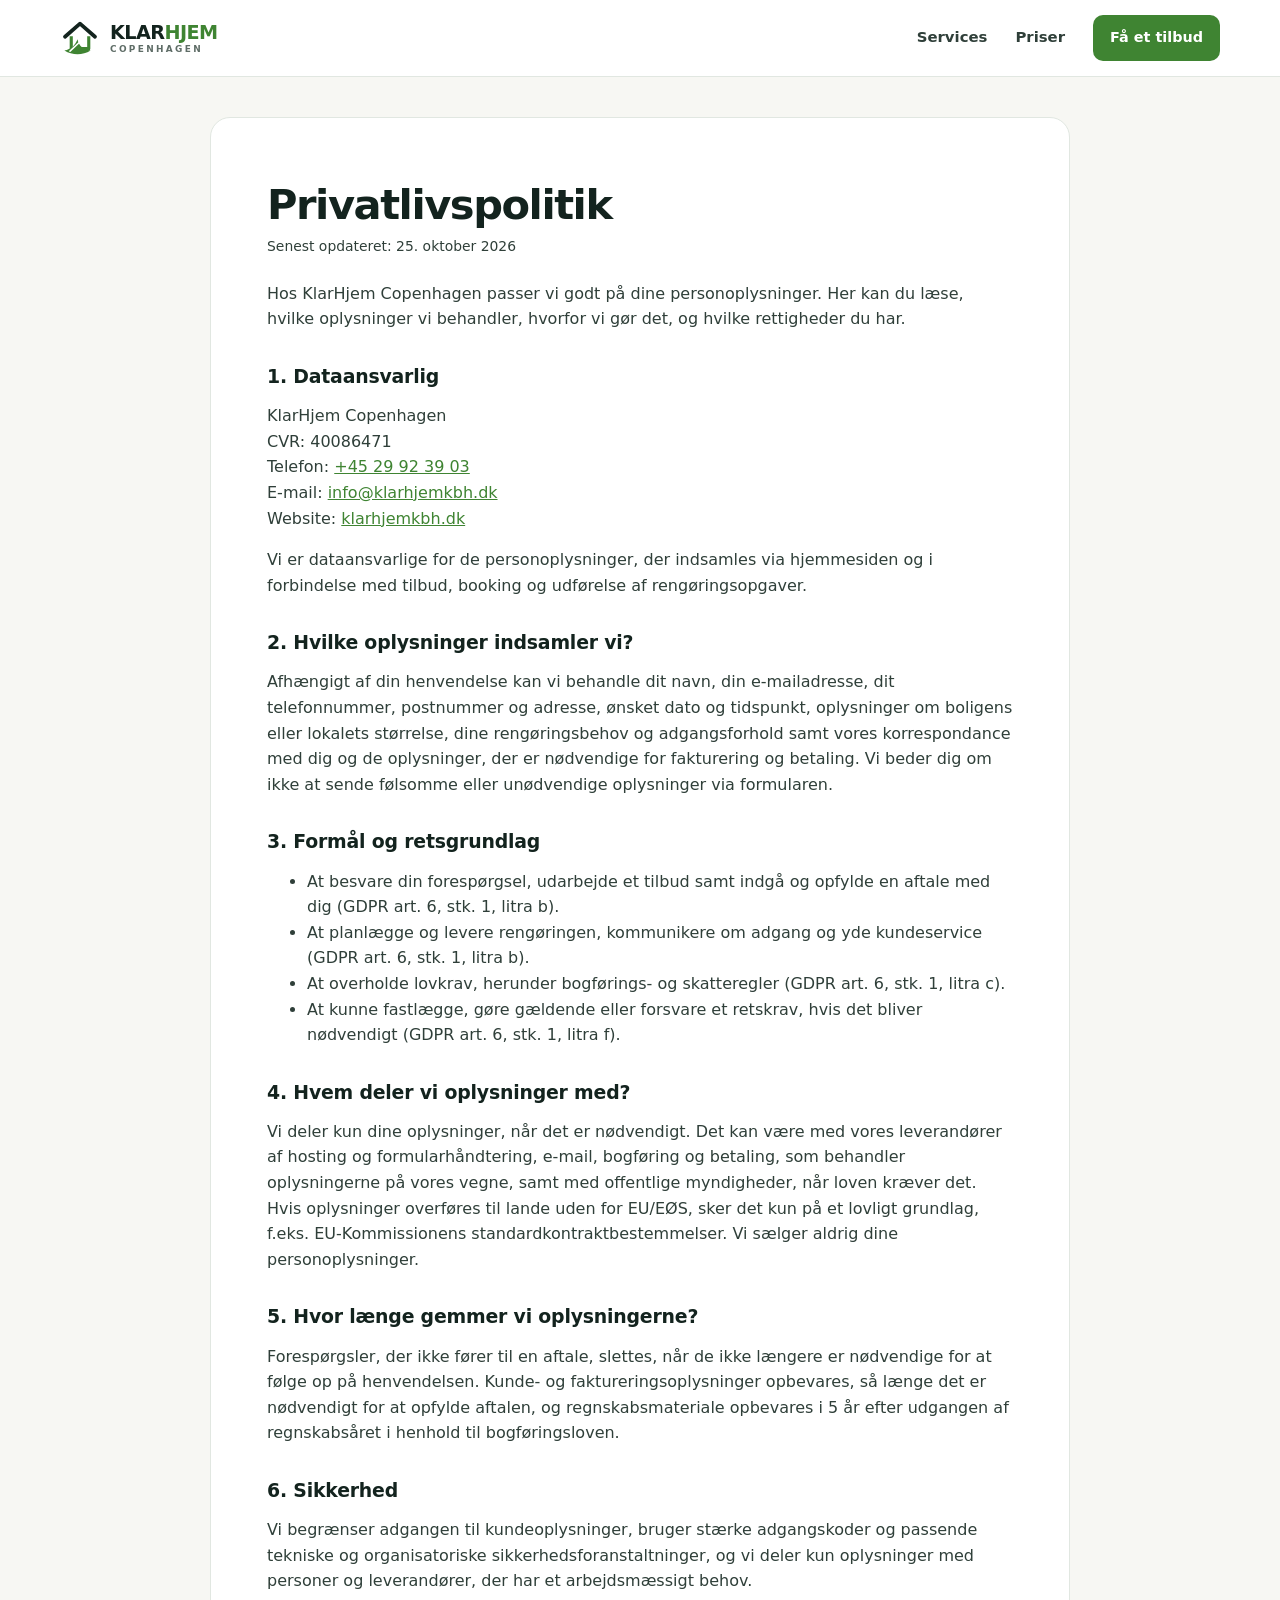
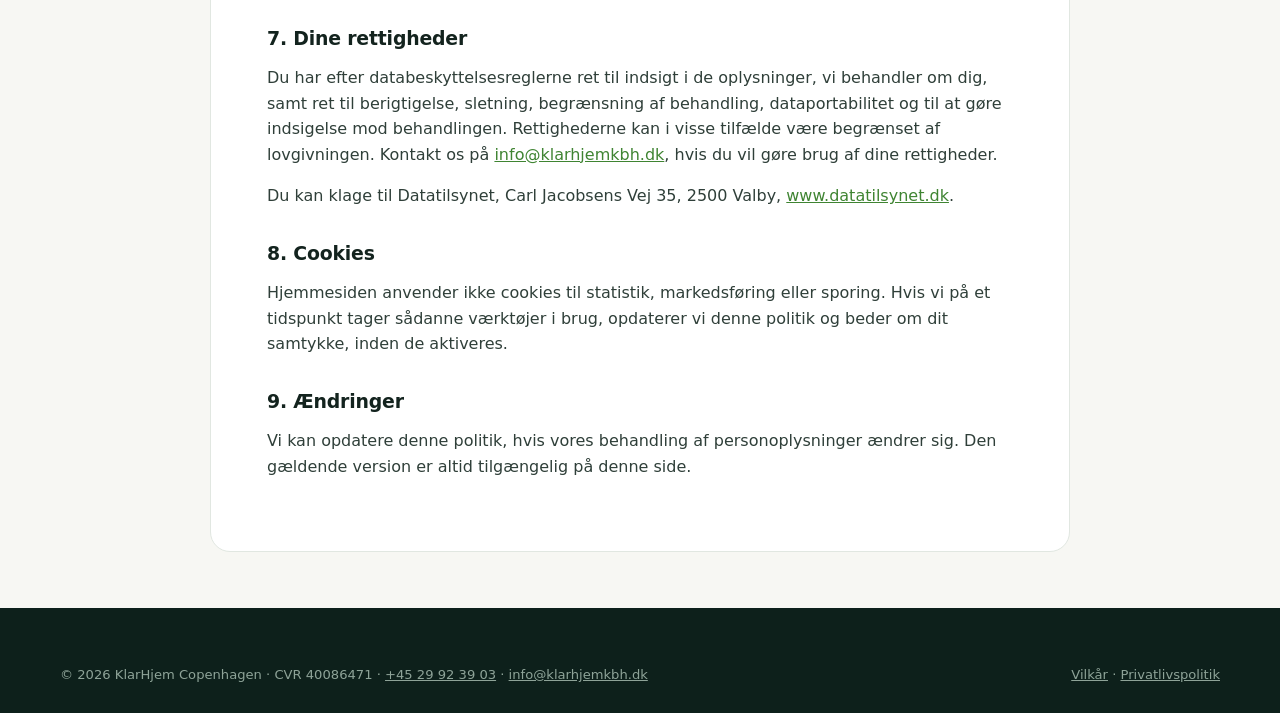
<file: privacy.html>
<!doctype html>
<html lang="da">
<head>
<meta charset="utf-8">
<meta name="viewport" content="width=device-width, initial-scale=1">
<title>Privatlivspolitik | KlarHjem Copenhagen</title>
<meta name="description" content="Læs hvordan KlarHjem Copenhagen behandler og beskytter dine personoplysninger.">
<link rel="canonical" href="https://klarhjemkbh.dk/privacy">
<meta name="theme-color" content="#0d201b">
<link rel="icon" href="/logo-icon.svg" type="image/svg+xml">
<link rel="stylesheet" href="/styles.css">
</head>
<body>
<header class="site-header"><div class="wrap nav">
<a class="brand" href="/" aria-label="KlarHjem Copenhagen – forside">
<svg class="logo" viewBox="0 0 64 64" aria-hidden="true"><path d="M8 30 32 9l24 21" fill="none" stroke="#13231e" stroke-width="6" stroke-linecap="round" stroke-linejoin="round"/><path d="M18 29v20h28V29" fill="none" stroke="#3f8432" stroke-width="5" stroke-linejoin="round"/><path d="M7 52c11-2 17-8 21-18 2 11 10 17 21 18-13 8-29 8-42 0Z" fill="#3f8432"/><path d="M16 53 32 38" stroke="#fff" stroke-width="2.5" stroke-linecap="round"/></svg>
<span>KLAR<span class="hl">HJEM</span><small>COPENHAGEN</small></span></a>
<nav class="navlinks" aria-label="Hovedmenu"><a href="/#services">Services</a><a href="/#prices">Priser</a><a class="btn small" href="/#booking">Få et tilbud</a></nav>
</div></header>
<main class="wrap page" id="main">
<h1>Privatlivspolitik</h1>
<p class="meta">Senest opdateret: 25. oktober 2026</p>
<p>Hos KlarHjem Copenhagen passer vi godt på dine personoplysninger. Her kan du læse, hvilke oplysninger vi behandler, hvorfor vi gør det, og hvilke rettigheder du har.</p>
<h2>1. Dataansvarlig</h2>
<p>KlarHjem Copenhagen<br>CVR: 40086471<br>Telefon: <a href="tel:+4529923903">+45 29 92 39 03</a><br>E-mail: <a href="mailto:info@klarhjemkbh.dk">info@klarhjemkbh.dk</a><br>Website: <a href="https://klarhjemkbh.dk">klarhjemkbh.dk</a></p>
<p>Vi er dataansvarlige for de personoplysninger, der indsamles via hjemmesiden og i forbindelse med tilbud, booking og udførelse af rengøringsopgaver.</p>
<h2>2. Hvilke oplysninger indsamler vi?</h2>
<p>Afhængigt af din henvendelse kan vi behandle dit navn, din e-mailadresse, dit telefonnummer, postnummer og adresse, ønsket dato og tidspunkt, oplysninger om boligens eller lokalets størrelse, dine rengøringsbehov og adgangsforhold samt vores korrespondance med dig og de oplysninger, der er nødvendige for fakturering og betaling. Vi beder dig om ikke at sende følsomme eller unødvendige oplysninger via formularen.</p>
<h2>3. Formål og retsgrundlag</h2>
<ul>
<li>At besvare din forespørgsel, udarbejde et tilbud samt indgå og opfylde en aftale med dig (GDPR art. 6, stk. 1, litra b).</li>
<li>At planlægge og levere rengøringen, kommunikere om adgang og yde kundeservice (GDPR art. 6, stk. 1, litra b).</li>
<li>At overholde lovkrav, herunder bogførings- og skatteregler (GDPR art. 6, stk. 1, litra c).</li>
<li>At kunne fastlægge, gøre gældende eller forsvare et retskrav, hvis det bliver nødvendigt (GDPR art. 6, stk. 1, litra f).</li>
</ul>
<h2>4. Hvem deler vi oplysninger med?</h2>
<p>Vi deler kun dine oplysninger, når det er nødvendigt. Det kan være med vores leverandører af hosting og formularhåndtering, e-mail, bogføring og betaling, som behandler oplysningerne på vores vegne, samt med offentlige myndigheder, når loven kræver det. Hvis oplysninger overføres til lande uden for EU/EØS, sker det kun på et lovligt grundlag, f.eks. EU-Kommissionens standardkontraktbestemmelser. Vi sælger aldrig dine personoplysninger.</p>
<h2>5. Hvor længe gemmer vi oplysningerne?</h2>
<p>Forespørgsler, der ikke fører til en aftale, slettes, når de ikke længere er nødvendige for at følge op på henvendelsen. Kunde- og faktureringsoplysninger opbevares, så længe det er nødvendigt for at opfylde aftalen, og regnskabsmateriale opbevares i 5 år efter udgangen af regnskabsåret i henhold til bogføringsloven.</p>
<h2>6. Sikkerhed</h2>
<p>Vi begrænser adgangen til kundeoplysninger, bruger stærke adgangskoder og passende tekniske og organisatoriske sikkerhedsforanstaltninger, og vi deler kun oplysninger med personer og leverandører, der har et arbejdsmæssigt behov.</p>
<h2>7. Dine rettigheder</h2>
<p>Du har efter databeskyttelsesreglerne ret til indsigt i de oplysninger, vi behandler om dig, samt ret til berigtigelse, sletning, begrænsning af behandling, dataportabilitet og til at gøre indsigelse mod behandlingen. Rettighederne kan i visse tilfælde være begrænset af lovgivningen. Kontakt os på <a href="mailto:info@klarhjemkbh.dk">info@klarhjemkbh.dk</a>, hvis du vil gøre brug af dine rettigheder.</p>
<p>Du kan klage til Datatilsynet, Carl Jacobsens Vej 35, 2500 Valby, <a href="https://www.datatilsynet.dk" rel="noopener">www.datatilsynet.dk</a>.</p>
<h2>8. Cookies</h2>
<p>Hjemmesiden anvender ikke cookies til statistik, markedsføring eller sporing. Hvis vi på et tidspunkt tager sådanne værktøjer i brug, opdaterer vi denne politik og beder om dit samtykke, inden de aktiveres.</p>
<h2>9. Ændringer</h2>
<p>Vi kan opdatere denne politik, hvis vores behandling af personoplysninger ændrer sig. Den gældende version er altid tilgængelig på denne side.</p>
</main>
<footer class="site-footer"><div class="wrap">
<div class="footer-bottom" style="margin-top:0;border-top:0;padding-top:0"><span>© 2026 KlarHjem Copenhagen · CVR 40086471 · <a href="tel:+4529923903" style="color:inherit">+45 29 92 39 03</a> · <a href="mailto:info@klarhjemkbh.dk" style="color:inherit">info@klarhjemkbh.dk</a></span><span><a href="/terms.html" style="color:inherit">Vilkår</a> · <a href="/privacy.html" style="color:inherit">Privatlivspolitik</a></span></div>
</div></footer>
</body>
</html>
</file>
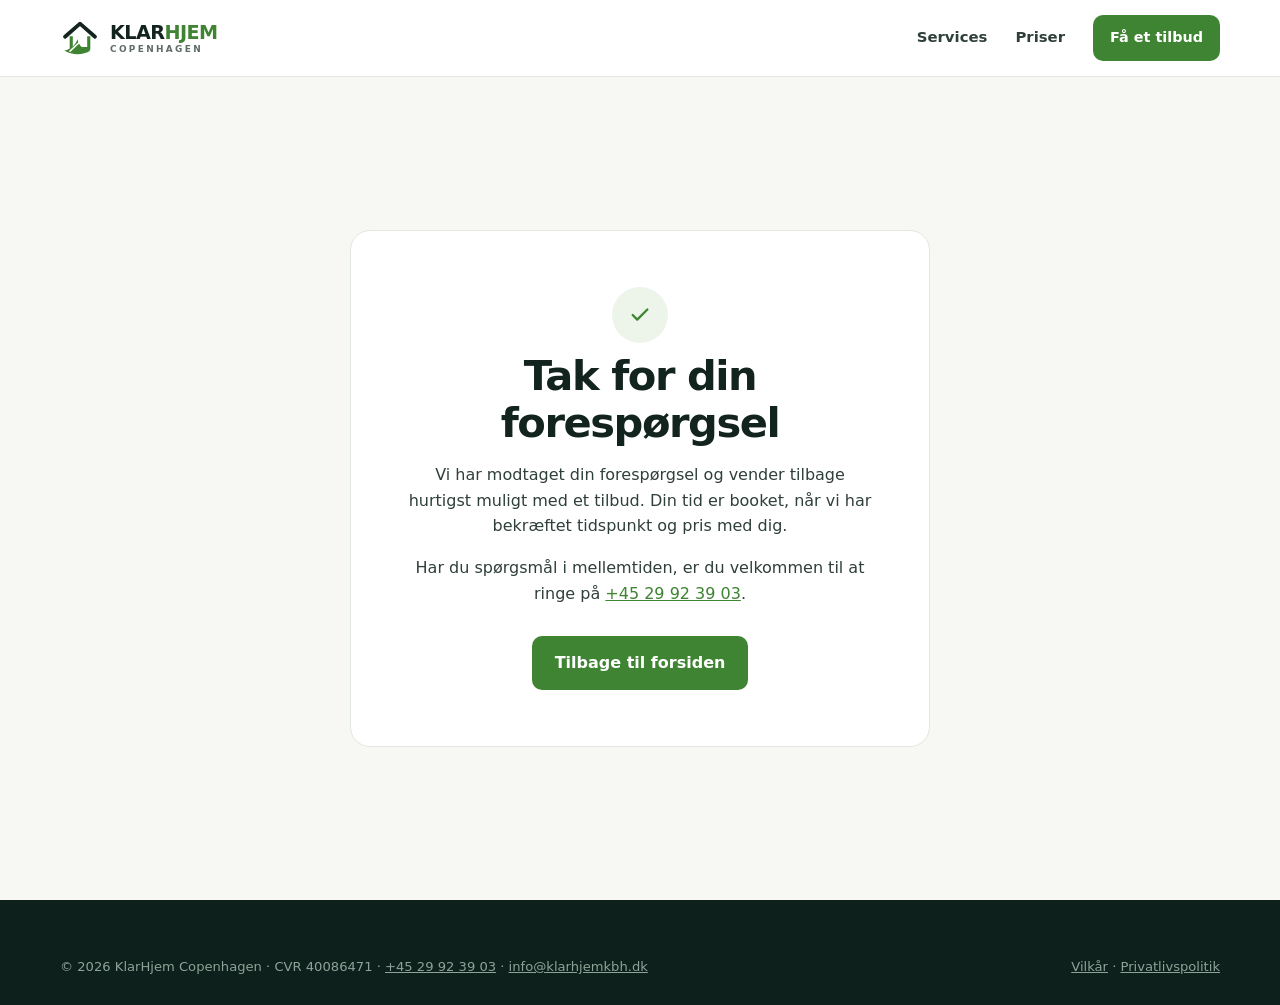
<file: tak.html>
<!doctype html>
<html lang="da">
<head>
<meta charset="utf-8">
<meta name="viewport" content="width=device-width, initial-scale=1">
<title>Tak for din forespørgsel | KlarHjem Copenhagen</title>
<meta name="robots" content="noindex">
<meta name="theme-color" content="#0d201b">
<link rel="icon" href="/logo-icon.svg" type="image/svg+xml">
<link rel="stylesheet" href="/styles.css">
</head>
<body>
<header class="site-header"><div class="wrap nav">
<a class="brand" href="/" aria-label="KlarHjem Copenhagen – forside">
<svg class="logo" viewBox="0 0 64 64" aria-hidden="true"><path d="M8 30 32 9l24 21" fill="none" stroke="#13231e" stroke-width="6" stroke-linecap="round" stroke-linejoin="round"/><path d="M18 29v20h28V29" fill="none" stroke="#3f8432" stroke-width="5" stroke-linejoin="round"/><path d="M7 52c11-2 17-8 21-18 2 11 10 17 21 18-13 8-29 8-42 0Z" fill="#3f8432"/><path d="M16 53 32 38" stroke="#fff" stroke-width="2.5" stroke-linecap="round"/></svg>
<span>KLAR<span class="hl">HJEM</span><small>COPENHAGEN</small></span></a>
<nav class="navlinks" aria-label="Hovedmenu"><a href="/#services">Services</a><a href="/#prices">Priser</a><a class="btn small" href="/#booking">Få et tilbud</a></nav>
</div></header>
<main class="wrap center-page" id="main"><div class="page">
<div class="icon"><svg viewBox="0 0 24 24" fill="none" stroke="currentColor" stroke-width="2.5" stroke-linecap="round" stroke-linejoin="round" aria-hidden="true"><path d="M20 6 9 17l-5-5"/></svg></div>
<h1>Tak for din forespørgsel</h1>
<p>Vi har modtaget din forespørgsel og vender tilbage hurtigst muligt med et tilbud. Din tid er booket, når vi har bekræftet tidspunkt og pris med dig.</p>
<p>Har du spørgsmål i mellemtiden, er du velkommen til at ringe på <a href="tel:+4529923903">+45 29 92 39 03</a>.</p>
<a class="btn" href="/">Tilbage til forsiden</a>
</div></main>
<footer class="site-footer"><div class="wrap">
<div class="footer-bottom" style="margin-top:0;border-top:0;padding-top:0"><span>© 2026 KlarHjem Copenhagen · CVR 40086471 · <a href="tel:+4529923903" style="color:inherit">+45 29 92 39 03</a> · <a href="mailto:info@klarhjemkbh.dk" style="color:inherit">info@klarhjemkbh.dk</a></span><span><a href="/terms.html" style="color:inherit">Vilkår</a> · <a href="/privacy.html" style="color:inherit">Privatlivspolitik</a></span></div>
</div></footer>
</body>
</html>
</file>
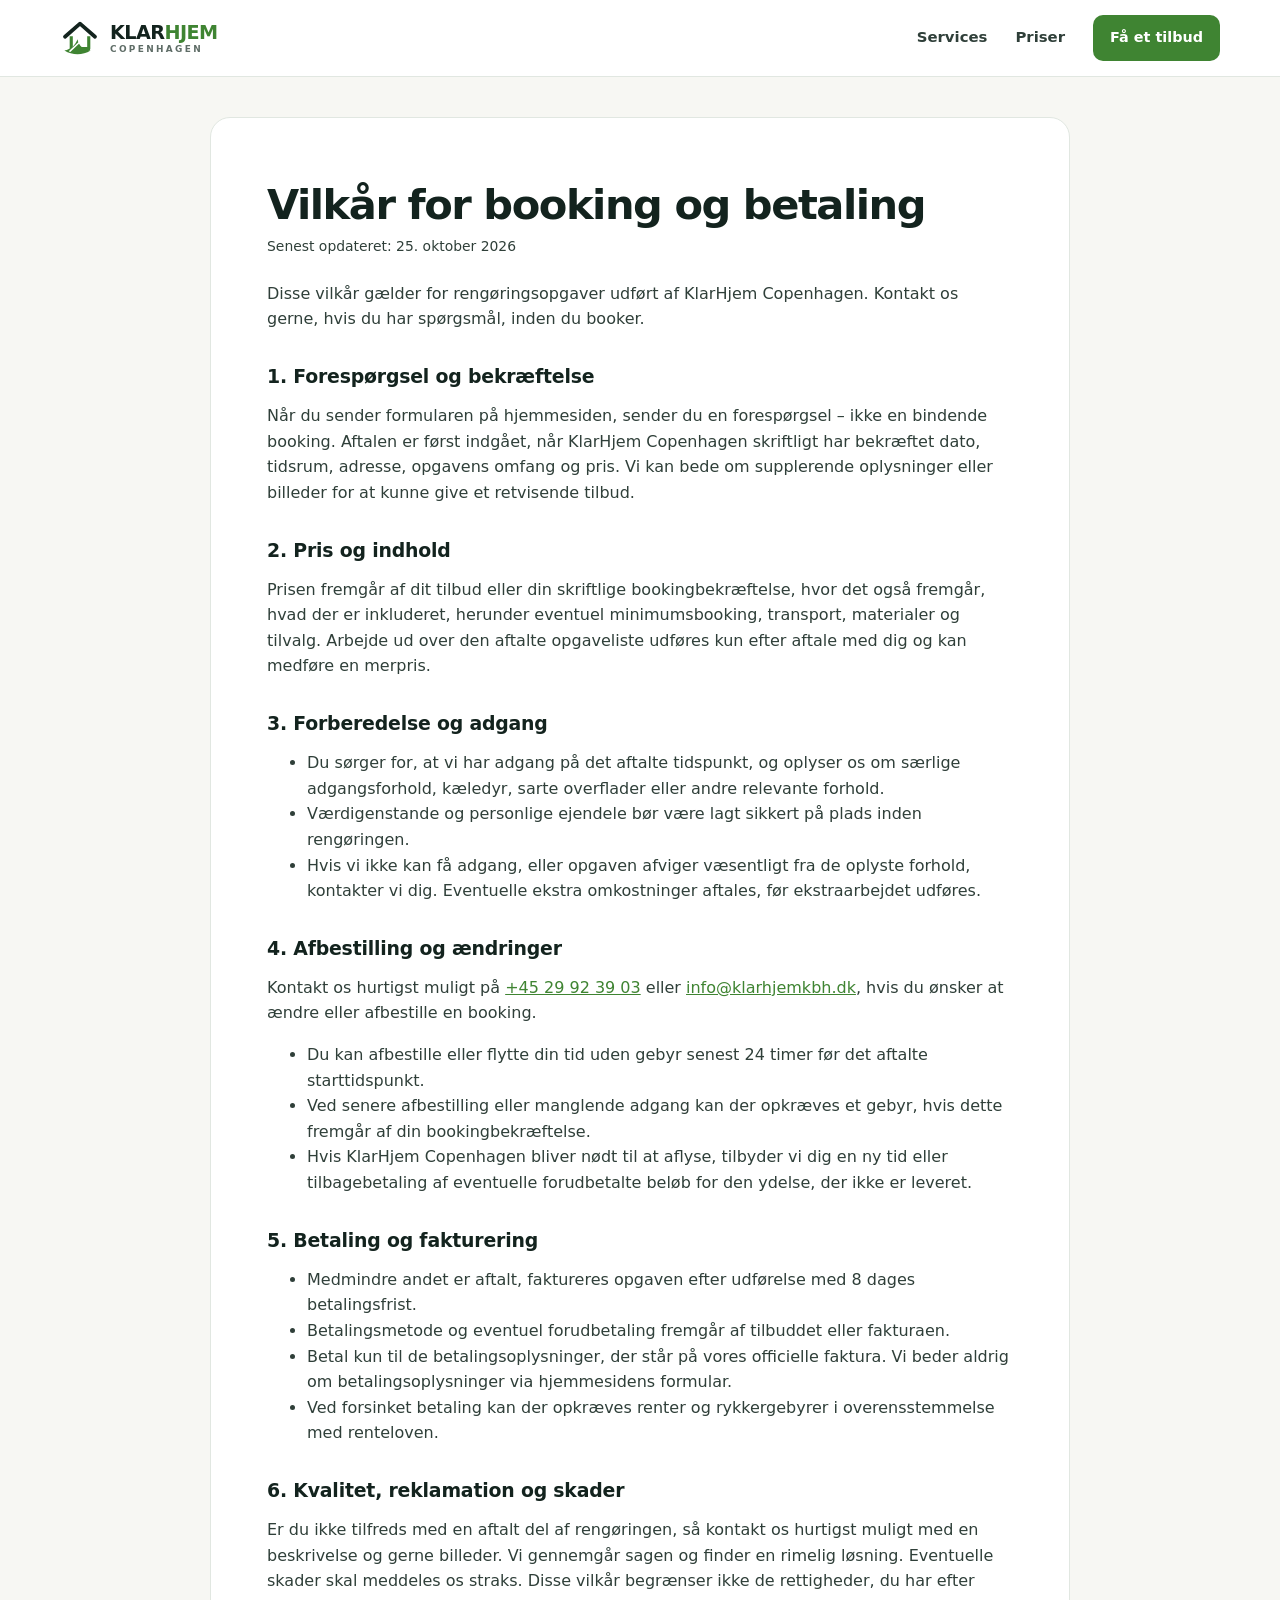
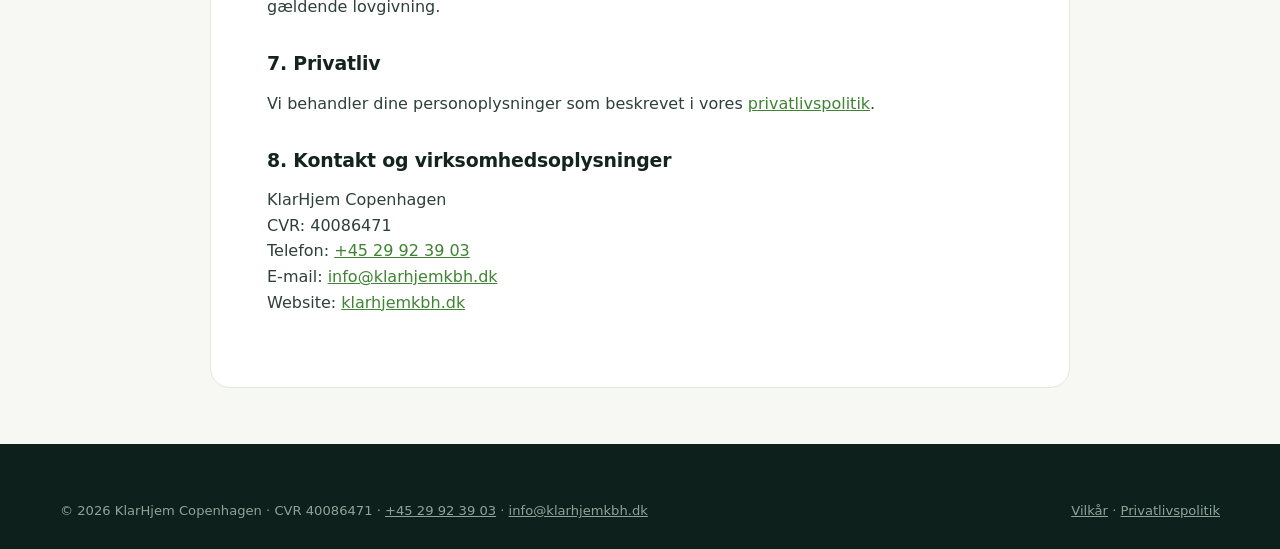
<file: terms.html>
<!doctype html>
<html lang="da">
<head>
<meta charset="utf-8">
<meta name="viewport" content="width=device-width, initial-scale=1">
<title>Vilkår for booking og betaling | KlarHjem Copenhagen</title>
<meta name="description" content="Vilkår for booking, afbestilling og betaling hos KlarHjem Copenhagen.">
<link rel="canonical" href="https://klarhjemkbh.dk/terms">
<meta name="theme-color" content="#0d201b">
<link rel="icon" href="/logo-icon.svg" type="image/svg+xml">
<link rel="stylesheet" href="/styles.css">
</head>
<body>
<header class="site-header"><div class="wrap nav">
<a class="brand" href="/" aria-label="KlarHjem Copenhagen – forside">
<svg class="logo" viewBox="0 0 64 64" aria-hidden="true"><path d="M8 30 32 9l24 21" fill="none" stroke="#13231e" stroke-width="6" stroke-linecap="round" stroke-linejoin="round"/><path d="M18 29v20h28V29" fill="none" stroke="#3f8432" stroke-width="5" stroke-linejoin="round"/><path d="M7 52c11-2 17-8 21-18 2 11 10 17 21 18-13 8-29 8-42 0Z" fill="#3f8432"/><path d="M16 53 32 38" stroke="#fff" stroke-width="2.5" stroke-linecap="round"/></svg>
<span>KLAR<span class="hl">HJEM</span><small>COPENHAGEN</small></span></a>
<nav class="navlinks" aria-label="Hovedmenu"><a href="/#services">Services</a><a href="/#prices">Priser</a><a class="btn small" href="/#booking">Få et tilbud</a></nav>
</div></header>
<main class="wrap page" id="main">
<h1>Vilkår for booking og betaling</h1>
<p class="meta">Senest opdateret: 25. oktober 2026</p>
<p>Disse vilkår gælder for rengøringsopgaver udført af KlarHjem Copenhagen. Kontakt os gerne, hvis du har spørgsmål, inden du booker.</p>
<h2>1. Forespørgsel og bekræftelse</h2>
<p>Når du sender formularen på hjemmesiden, sender du en forespørgsel – ikke en bindende booking. Aftalen er først indgået, når KlarHjem Copenhagen skriftligt har bekræftet dato, tidsrum, adresse, opgavens omfang og pris. Vi kan bede om supplerende oplysninger eller billeder for at kunne give et retvisende tilbud.</p>
<h2>2. Pris og indhold</h2>
<p>Prisen fremgår af dit tilbud eller din skriftlige bookingbekræftelse, hvor det også fremgår, hvad der er inkluderet, herunder eventuel minimumsbooking, transport, materialer og tilvalg. Arbejde ud over den aftalte opgaveliste udføres kun efter aftale med dig og kan medføre en merpris.</p>
<h2>3. Forberedelse og adgang</h2>
<ul>
<li>Du sørger for, at vi har adgang på det aftalte tidspunkt, og oplyser os om særlige adgangsforhold, kæledyr, sarte overflader eller andre relevante forhold.</li>
<li>Værdigenstande og personlige ejendele bør være lagt sikkert på plads inden rengøringen.</li>
<li>Hvis vi ikke kan få adgang, eller opgaven afviger væsentligt fra de oplyste forhold, kontakter vi dig. Eventuelle ekstra omkostninger aftales, før ekstraarbejdet udføres.</li>
</ul>
<h2>4. Afbestilling og ændringer</h2>
<p>Kontakt os hurtigst muligt på <a href="tel:+4529923903">+45 29 92 39 03</a> eller <a href="mailto:info@klarhjemkbh.dk">info@klarhjemkbh.dk</a>, hvis du ønsker at ændre eller afbestille en booking.</p>
<ul>
<li>Du kan afbestille eller flytte din tid uden gebyr senest 24 timer før det aftalte starttidspunkt.</li>
<li>Ved senere afbestilling eller manglende adgang kan der opkræves et gebyr, hvis dette fremgår af din bookingbekræftelse.</li>
<li>Hvis KlarHjem Copenhagen bliver nødt til at aflyse, tilbyder vi dig en ny tid eller tilbagebetaling af eventuelle forudbetalte beløb for den ydelse, der ikke er leveret.</li>
</ul>
<h2>5. Betaling og fakturering</h2>
<ul>
<li>Medmindre andet er aftalt, faktureres opgaven efter udførelse med 8 dages betalingsfrist.</li>
<li>Betalingsmetode og eventuel forudbetaling fremgår af tilbuddet eller fakturaen.</li>
<li>Betal kun til de betalingsoplysninger, der står på vores officielle faktura. Vi beder aldrig om betalingsoplysninger via hjemmesidens formular.</li>
<li>Ved forsinket betaling kan der opkræves renter og rykkergebyrer i overensstemmelse med renteloven.</li>
</ul>
<h2>6. Kvalitet, reklamation og skader</h2>
<p>Er du ikke tilfreds med en aftalt del af rengøringen, så kontakt os hurtigst muligt med en beskrivelse og gerne billeder. Vi gennemgår sagen og finder en rimelig løsning. Eventuelle skader skal meddeles os straks. Disse vilkår begrænser ikke de rettigheder, du har efter gældende lovgivning.</p>
<h2>7. Privatliv</h2>
<p>Vi behandler dine personoplysninger som beskrevet i vores <a href="/privacy.html">privatlivspolitik</a>.</p>
<h2>8. Kontakt og virksomhedsoplysninger</h2>
<p>KlarHjem Copenhagen<br>CVR: 40086471<br>Telefon: <a href="tel:+4529923903">+45 29 92 39 03</a><br>E-mail: <a href="mailto:info@klarhjemkbh.dk">info@klarhjemkbh.dk</a><br>Website: <a href="https://klarhjemkbh.dk">klarhjemkbh.dk</a></p>
</main>
<footer class="site-footer"><div class="wrap">
<div class="footer-bottom" style="margin-top:0;border-top:0;padding-top:0"><span>© 2026 KlarHjem Copenhagen · CVR 40086471 · <a href="tel:+4529923903" style="color:inherit">+45 29 92 39 03</a> · <a href="mailto:info@klarhjemkbh.dk" style="color:inherit">info@klarhjemkbh.dk</a></span><span><a href="/terms.html" style="color:inherit">Vilkår</a> · <a href="/privacy.html" style="color:inherit">Privatlivspolitik</a></span></div>
</div></footer>
</body>
</html>
</file>
<file: styles.css>
:root{
  --ink:#13231e;--ink-2:#2f3f39;--green:#3f8432;--green-dark:#2f6a25;--green-light:#8fcf7c;
  --mint:#edf5ea;--cream:#f7f7f3;--muted:#5f6d67;--line:#e1e7e1;--white:#fff;--deep:#0d201b;
  --radius:16px;--shadow:0 1px 2px rgba(19,35,30,.04),0 10px 30px rgba(19,35,30,.06)
}
*{box-sizing:border-box}
html{scroll-behavior:smooth;scroll-padding-top:90px;-webkit-text-size-adjust:100%}
body{margin:0;font-family:ui-sans-serif,system-ui,-apple-system,BlinkMacSystemFont,"Segoe UI",Roboto,"Helvetica Neue",Arial,sans-serif;color:var(--ink);background:var(--cream);line-height:1.6;-webkit-font-smoothing:antialiased}
img,svg{display:block;max-width:100%}
a{color:inherit}
a:focus-visible,button:focus-visible,summary:focus-visible{outline:3px solid var(--green-light);outline-offset:3px;border-radius:6px}
.wrap{width:min(1160px,92%);margin-inline:auto}
.skip{position:absolute;left:-999px;top:8px;background:var(--ink);color:#fff;padding:10px 14px;border-radius:8px;z-index:100}.skip:focus{left:12px}

/* Header */
.site-header{background:rgba(255,255,255,.96);backdrop-filter:saturate(180%) blur(8px);border-bottom:1px solid var(--line);position:sticky;top:0;z-index:20}
.nav{height:76px;display:flex;align-items:center;justify-content:space-between;gap:24px}
.brand{display:flex;align-items:center;gap:10px;text-decoration:none;font-weight:800;letter-spacing:-.03em;font-size:1.2rem;line-height:1.1}
.brand small{display:block;font-size:.56rem;letter-spacing:.26em;font-weight:650;color:var(--muted);margin-top:2px}
.brand .hl{color:var(--green)}
.logo{width:40px;height:40px;flex:none}
.navlinks{display:flex;align-items:center;gap:28px;font-size:.93rem;font-weight:550}
.navlinks a{text-decoration:none;color:var(--ink-2)}.navlinks a:not(.btn):hover{color:var(--green)}
.nav-phone{display:inline-flex;align-items:center;gap:7px;font-weight:650}
.nav-phone svg{width:16px;height:16px;color:var(--green)}

/* Buttons */
.btn{display:inline-flex;align-items:center;justify-content:center;gap:8px;background:var(--green);color:#fff!important;padding:13px 22px;border-radius:10px;text-decoration:none;font:inherit;font-weight:700;border:1px solid transparent;cursor:pointer;transition:background .15s,transform .15s,box-shadow .15s}
.btn:hover{background:var(--green-dark);transform:translateY(-1px);box-shadow:0 6px 18px rgba(63,132,50,.25)}
.btn.ghost{background:transparent;border-color:rgba(255,255,255,.55)}.btn.ghost:hover{background:rgba(255,255,255,.1);box-shadow:none}
.btn.small{padding:10px 16px;font-size:.9rem}
.btn svg{width:18px;height:18px}

/* Hero */
.hero{position:relative;color:#fff;padding:110px 0 100px;background:var(--deep) center/cover no-repeat;background-image:linear-gradient(100deg,rgba(9,28,23,.93) 0%,rgba(9,28,23,.78) 45%,rgba(9,28,23,.35) 100%),url('/.netlify/images?url=https%3A%2F%2Fimages.unsplash.com%2Fphoto-1511818966892-d7d671e672a2&w=1800&q=75')}
.hero-inner{max-width:680px}
.eyebrow{display:inline-block;text-transform:uppercase;letter-spacing:.16em;font-size:.74rem;font-weight:750;color:var(--green)}
.hero .eyebrow{color:var(--green-light)}
.hero h1{font-size:clamp(2.6rem,6vw,4.6rem);line-height:1.03;letter-spacing:-.045em;margin:16px 0 20px;font-weight:800}
.hero p{font-size:1.14rem;max-width:560px;color:#e3ebe6;margin:0}
.hero-actions{display:flex;gap:12px;flex-wrap:wrap;margin-top:32px}
.hero-contact{margin-top:28px;font-size:.92rem;color:#c8d6ce}.hero-contact a{color:#fff;font-weight:650;text-decoration:none;border-bottom:1px solid rgba(255,255,255,.35)}

/* Trust bar */
.trust{background:#fff;border-bottom:1px solid var(--line)}
.trust-grid{display:grid;grid-template-columns:repeat(3,1fr);gap:24px;padding:26px 0}
.trust-item{display:flex;gap:14px;align-items:center}
.icon{display:grid;place-items:center;width:44px;height:44px;border-radius:12px;background:var(--mint);color:var(--green);flex:none}
.icon svg{width:22px;height:22px}
.trust-item strong{display:block;font-size:.95rem}.trust-item span{font-size:.84rem;color:var(--muted)}

/* Sections */
section{padding:88px 0}
.section-head{max-width:640px;margin-bottom:40px}
h2{font-size:clamp(1.9rem,3.6vw,2.7rem);letter-spacing:-.035em;line-height:1.12;margin:10px 0 14px;font-weight:800}
.lead{color:var(--muted);font-size:1.06rem;margin:0}

.services{display:grid;grid-template-columns:repeat(3,1fr);gap:20px}
.service{display:flex;flex-direction:column;background:#fff;border:1px solid var(--line);border-radius:var(--radius);padding:28px;box-shadow:var(--shadow);transition:transform .2s,box-shadow .2s,border-color .2s}
.service:hover{transform:translateY(-3px);border-color:#cfe1c9;box-shadow:0 14px 36px rgba(19,35,30,.09)}
.service h3{font-size:1.18rem;margin:18px 0 8px;letter-spacing:-.01em}
.service p{color:var(--muted);font-size:.94rem;margin:0 0 18px;flex:1}
.service a{color:var(--green);font-weight:700;text-decoration:none;font-size:.93rem}.service a:hover{text-decoration:underline}

.steps-band{background:#fff;border-block:1px solid var(--line)}
.steps{display:grid;grid-template-columns:repeat(3,1fr);gap:20px;counter-reset:step}
.step{position:relative;padding:28px;border-radius:var(--radius);background:var(--cream);border:1px solid var(--line)}
.step:before{counter-increment:step;content:counter(step);display:grid;place-items:center;width:38px;height:38px;border-radius:50%;background:var(--ink);color:#fff;font-weight:800;margin-bottom:16px}
.step h3{margin:0 0 6px;font-size:1.08rem}.step p{margin:0;color:var(--muted);font-size:.94rem}

.price-band{background:var(--mint)}
.pricing{display:grid;grid-template-columns:1.05fr .95fr;gap:48px;align-items:center}
.price-card{background:#fff;border-radius:20px;padding:34px;border:1px solid #d6e6d0;box-shadow:var(--shadow)}
.price{font-size:2.6rem;letter-spacing:-.04em;font-weight:800;line-height:1.1;margin:8px 0 10px}
.price small{font-size:.95rem;letter-spacing:0;font-weight:600;color:var(--muted)}
.price-card p{color:var(--muted);margin:0}
.checks{padding:0;list-style:none;margin:22px 0 26px}
.checks li{display:flex;gap:10px;align-items:flex-start;margin:10px 0}
.checks svg{width:20px;height:20px;color:var(--green);flex:none;margin-top:2px}

.booking{background:#fff}
.booking-grid{display:grid;grid-template-columns:.85fr 1.15fr;gap:56px;align-items:start}
.contact-card{background:var(--ink);color:#fff;padding:30px;border-radius:20px;margin-top:30px}
.contact-card h3{margin:0 0 14px;font-size:1.1rem}
.contact-line{display:flex;gap:12px;align-items:center;padding:10px 0;border-top:1px solid rgba(255,255,255,.1);color:#dbe6df;text-decoration:none}
.contact-line:hover{color:#fff}
.contact-line svg{width:18px;height:18px;color:var(--green-light);flex:none}
.contact-card .small{font-size:.84rem;color:#a9bab0;margin:14px 0 0}

form.booking-form{display:grid;grid-template-columns:1fr 1fr;gap:16px;background:var(--cream);border:1px solid var(--line);border-radius:20px;padding:30px}
.field{display:flex;flex-direction:column;gap:6px}.field.full{grid-column:1/-1}
label{font-size:.87rem;font-weight:650}
input,select,textarea{width:100%;border:1px solid #cdd8ce;border-radius:10px;padding:12px 13px;font:inherit;font-size:.98rem;background:#fff;color:var(--ink);transition:border-color .15s,box-shadow .15s}
textarea{min-height:110px;resize:vertical}
input:focus,select:focus,textarea:focus{outline:none;border-color:var(--green);box-shadow:0 0 0 3px rgba(143,207,124,.45)}
.consent{display:flex;gap:10px;align-items:flex-start;font-weight:500;font-size:.88rem;color:var(--ink-2)}
.consent input{width:18px;height:18px;margin:2px 0 0;flex:none;accent-color:var(--green)}
.consent a{color:var(--green)}
.form-foot{font-size:.82rem;color:var(--muted);grid-column:1/-1;margin:0}
.form-actions{grid-column:1/-1}
.hidden{display:none}

.faq{display:grid;grid-template-columns:1fr 1fr;gap:14px 24px}
.faq details{background:#fff;border:1px solid var(--line);border-radius:14px;padding:18px 22px}
.faq summary{cursor:pointer;font-weight:700;list-style:none;display:flex;justify-content:space-between;gap:16px}
.faq summary::-webkit-details-marker{display:none}
.faq summary:after{content:"+";color:var(--green);font-size:1.3rem;line-height:1;font-weight:600}
.faq details[open] summary:after{content:"–"}
.faq details p{color:var(--muted);font-size:.94rem;margin:12px 0 0}

/* Footer */
.site-footer{background:var(--deep);color:#fff;padding:56px 0 28px}
.footer-grid{display:grid;grid-template-columns:1.4fr 1fr 1fr;gap:32px}
.site-footer .brand small{color:#a9bab0}.site-footer .brand .hl{color:var(--green-light)}
.site-footer p{color:#b9c8bf;font-size:.92rem;margin:14px 0 0}
.site-footer h4{margin:4px 0 12px;font-size:.78rem;letter-spacing:.14em;text-transform:uppercase;color:#8ea398}
.footer-links{display:flex;flex-direction:column;gap:8px}
.footer-links a{color:#dce8df;text-decoration:none;font-size:.93rem}.footer-links a:hover{color:#fff;text-decoration:underline}
.footer-bottom{border-top:1px solid rgba(255,255,255,.1);margin-top:40px;padding-top:20px;font-size:.82rem;color:#8ea398;display:flex;justify-content:space-between;gap:16px;flex-wrap:wrap}

/* Simple pages (legal, thank-you, 404) */
.page{background:#fff;margin:40px auto 56px;padding:clamp(24px,5vw,56px);border:1px solid var(--line);border-radius:20px;max-width:860px}
.page h1{font-size:clamp(1.9rem,4vw,2.6rem);line-height:1.12;letter-spacing:-.035em;margin:8px 0 6px}
.page h2{margin:34px 0 8px;font-size:1.18rem;letter-spacing:-.01em}
.page p,.page li{color:var(--ink-2)}
.page a{color:var(--green)}
.meta{font-size:.87rem;color:var(--muted);margin:0 0 24px}
.center-page{min-height:calc(100vh - 77px);display:grid;place-items:center;padding:40px 0}
.center-page .page{margin:0;text-align:center;max-width:580px}
.center-page .icon{margin:0 auto 10px;width:56px;height:56px;border-radius:50%}
.center-page .btn{margin-top:14px}

@media (max-width:900px){
  .services,.steps{grid-template-columns:1fr 1fr}
  .pricing,.booking-grid{grid-template-columns:1fr;gap:36px}
  .footer-grid{grid-template-columns:1fr 1fr}.footer-grid>div:first-child{grid-column:1/-1}
}
@media (max-width:680px){
  .nav{height:68px}.navlinks{gap:12px}.navlinks a:not(.btn){display:none}
  .hero{padding:76px 0 70px}
  .trust-grid{grid-template-columns:1fr;gap:16px}
  .services,.steps,.faq{grid-template-columns:1fr}
  section{padding:60px 0}
  form.booking-form{grid-template-columns:1fr;padding:22px}
  .footer-grid{grid-template-columns:1fr}
}
@media (prefers-reduced-motion:reduce){html{scroll-behavior:auto}*{transition:none!important}}
</file>
